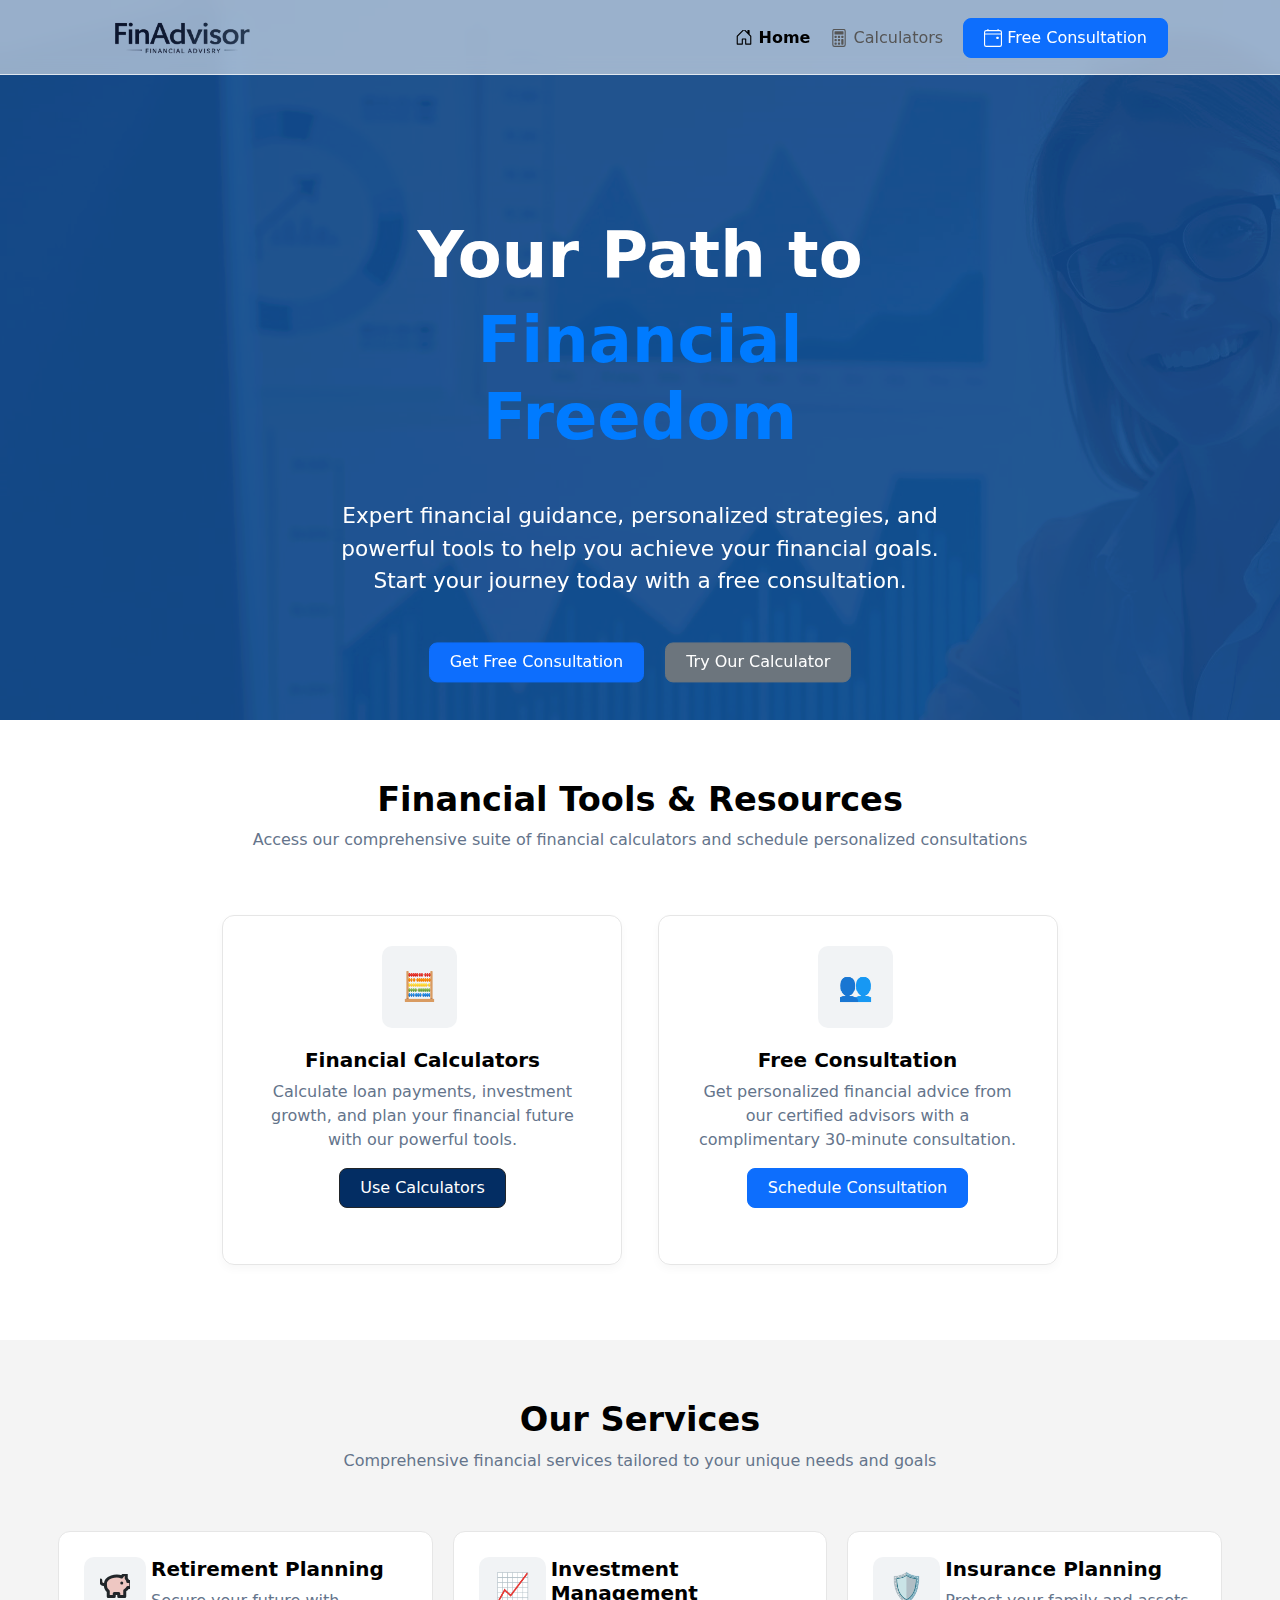
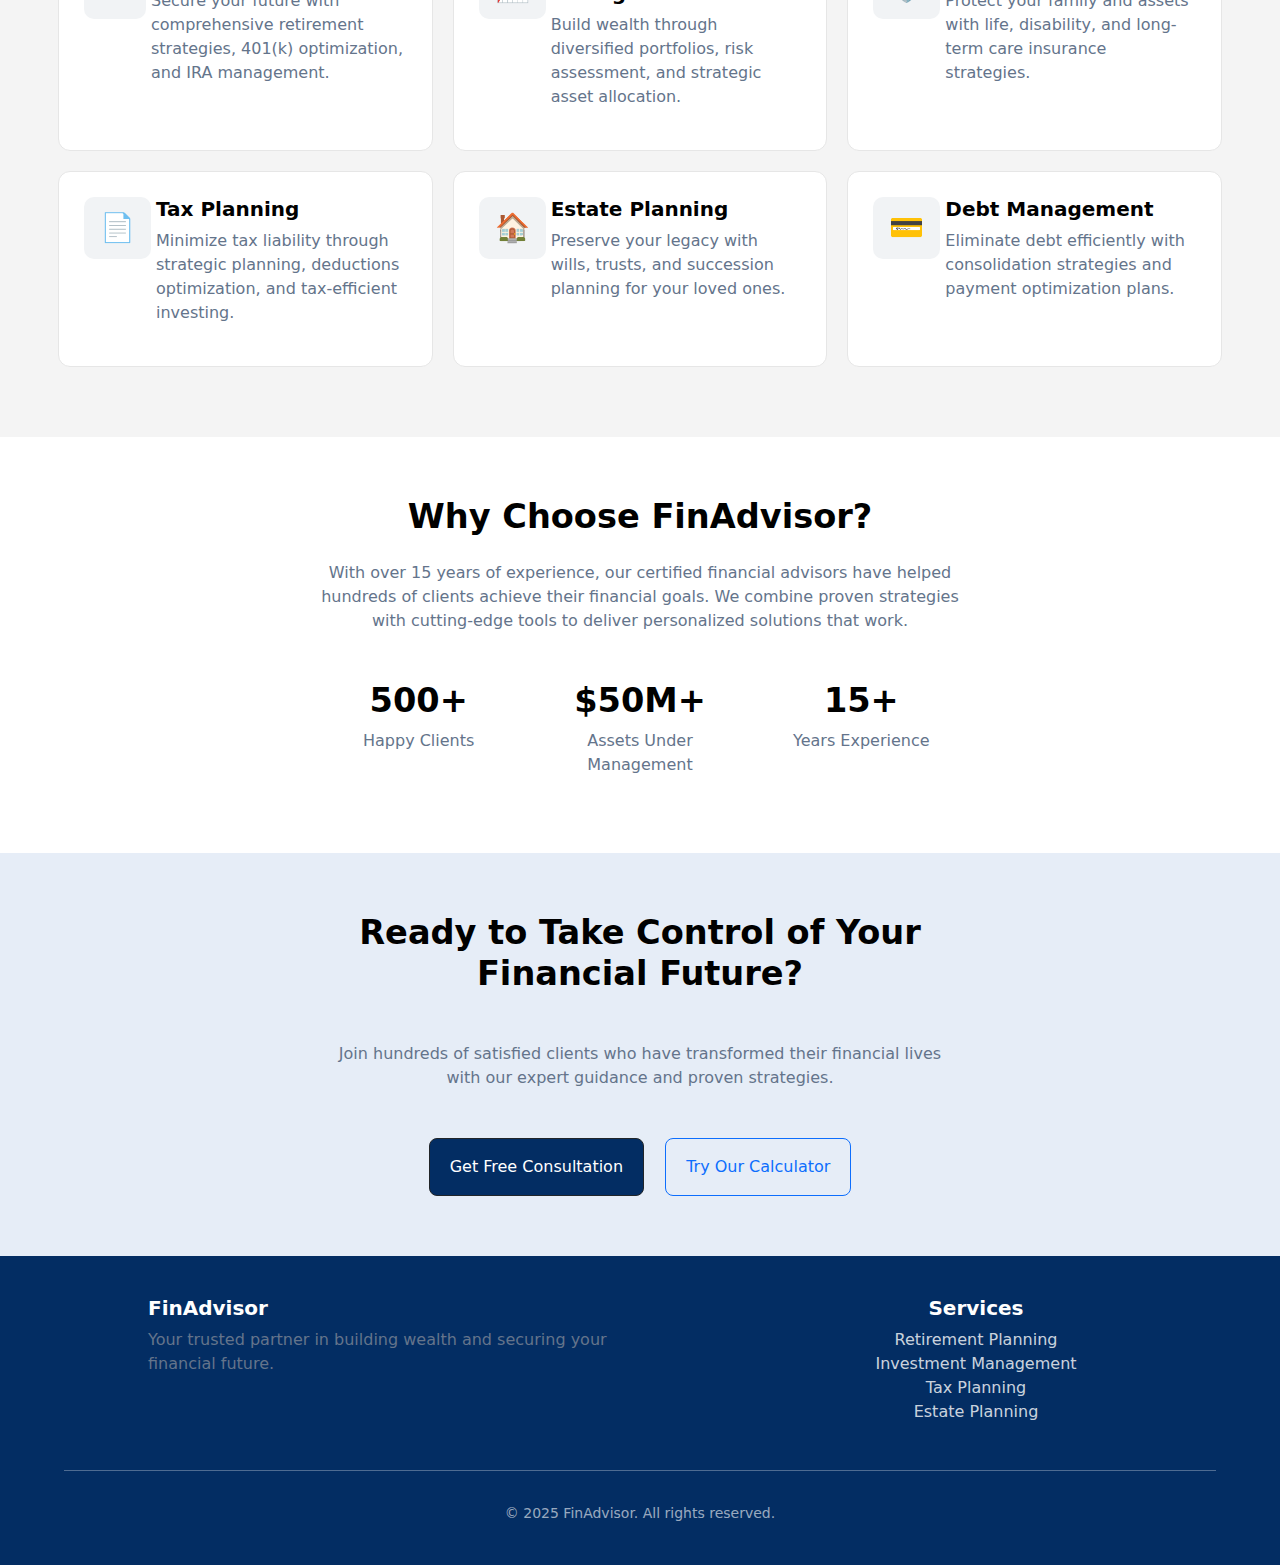
<file: index.html>
<!DOCTYPE html>
<html lang="en">
<head>
    <meta charset="UTF-8">
    <meta name="viewport" content="width=device-width, initial-scale=1.0">
    <title>Finance Advisor | Home</title>
    <link href="assets/css/bootstrap.min.css" rel="stylesheet" />
    <link href="assets/css/header_footer.css" rel="stylesheet" />
    <link href="assets/css/style.css" rel="stylesheet" />

</head>
<body>


<header class="navbar ">
  <div class="container">
    <a href="index.html">
      <img src="assets/images/logo.png" alt="logo" height="40" />
      <!-- <a href="/" class="brand">WealthWise Advisors</a> -->
    </a>

    <nav class="nav-links">
      <a href="index.html" class="nav-item active">
        <svg xmlns="http://www.w3.org/2000/svg" width="18" height="18" fill="currentColor" class="bi bi-house-door" viewBox="0 2 16 16">
          <path d="M8.354 1.146a.5.5 0 0 0-.708 0l-6 6A.5.5 0 0 0 1.5 7.5v7a.5.5 0 0 0 .5.5h4.5a.5.5 0 0 0 .5-.5v-4h2v4a.5.5 0 0 0 .5.5H14a.5.5 0 0 0 .5-.5v-7a.5.5 0 0 0-.146-.354L13 5.793V2.5a.5.5 0 0 0-.5-.5h-1a.5.5 0 0 0-.5.5v1.293zM2.5 14V7.707l5.5-5.5 5.5 5.5V14H10v-4a.5.5 0 0 0-.5-.5h-3a.5.5 0 0 0-.5.5v4z"/>
        </svg>
        Home</a>
      <a href="calculator.html" class="nav-item">
        <svg xmlns="http://www.w3.org/2000/svg" width="18" height="20" fill="currentColor" class="bi bi-calculator" viewBox="0 1 16 16">
          <path d="M12 1a1 1 0 0 1 1 1v12a1 1 0 0 1-1 1H4a1 1 0 0 1-1-1V2a1 1 0 0 1 1-1zM4 0a2 2 0 0 0-2 2v12a2 2 0 0 0 2 2h8a2 2 0 0 0 2-2V2a2 2 0 0 0-2-2z"/>
          <path d="M4 2.5a.5.5 0 0 1 .5-.5h7a.5.5 0 0 1 .5.5v2a.5.5 0 0 1-.5.5h-7a.5.5 0 0 1-.5-.5zm0 4a.5.5 0 0 1 .5-.5h1a.5.5 0 0 1 .5.5v1a.5.5 0 0 1-.5.5h-1a.5.5 0 0 1-.5-.5zm0 3a.5.5 0 0 1 .5-.5h1a.5.5 0 0 1 .5.5v1a.5.5 0 0 1-.5.5h-1a.5.5 0 0 1-.5-.5zm0 3a.5.5 0 0 1 .5-.5h1a.5.5 0 0 1 .5.5v1a.5.5 0 0 1-.5.5h-1a.5.5 0 0 1-.5-.5zm3-6a.5.5 0 0 1 .5-.5h1a.5.5 0 0 1 .5.5v1a.5.5 0 0 1-.5.5h-1a.5.5 0 0 1-.5-.5zm0 3a.5.5 0 0 1 .5-.5h1a.5.5 0 0 1 .5.5v1a.5.5 0 0 1-.5.5h-1a.5.5 0 0 1-.5-.5zm0 3a.5.5 0 0 1 .5-.5h1a.5.5 0 0 1 .5.5v1a.5.5 0 0 1-.5.5h-1a.5.5 0 0 1-.5-.5zm3-6a.5.5 0 0 1 .5-.5h1a.5.5 0 0 1 .5.5v1a.5.5 0 0 1-.5.5h-1a.5.5 0 0 1-.5-.5zm0 3a.5.5 0 0 1 .5-.5h1a.5.5 0 0 1 .5.5v4a.5.5 0 0 1-.5.5h-1a.5.5 0 0 1-.5-.5z"/>
        </svg>
        Calculators
      </a>
      <a href="consultation.html" class="consult-link">
        <button class="btn btn-primary">
          <svg xmlns="http://www.w3.org/2000/svg" width="18" height="20" fill="currentColor" class="bi bi-calendar4-event" viewBox="0 1 16 16">
            <path d="M3.5 0a.5.5 0 0 1 .5.5V1h8V.5a.5.5 0 0 1 1 0V1h1a2 2 0 0 1 2 2v11a2 2 0 0 1-2 2H2a2 2 0 0 1-2-2V3a2 2 0 0 1 2-2h1V.5a.5.5 0 0 1 .5-.5M2 2a1 1 0 0 0-1 1v1h14V3a1 1 0 0 0-1-1zm13 3H1v9a1 1 0 0 0 1 1h12a1 1 0 0 0 1-1z"/>
            <path d="M11 7.5a.5.5 0 0 1 .5-.5h1a.5.5 0 0 1 .5.5v1a.5.5 0 0 1-.5.5h-1a.5.5 0 0 1-.5-.5z"/>
          </svg>
          Free Consultation
        </button>
      </a>
    </nav>

    <div class="mobile-only">
      <a href="consultation.html">
        <button class="btn btn-primary">
          <svg xmlns="http://www.w3.org/2000/svg" width="18" height="20" fill="currentColor" class="bi bi-calendar4-event" viewBox="0 1 16 16">
            <path d="M3.5 0a.5.5 0 0 1 .5.5V1h8V.5a.5.5 0 0 1 1 0V1h1a2 2 0 0 1 2 2v11a2 2 0 0 1-2 2H2a2 2 0 0 1-2-2V3a2 2 0 0 1 2-2h1V.5a.5.5 0 0 1 .5-.5M2 2a1 1 0 0 0-1 1v1h14V3a1 1 0 0 0-1-1zm13 3H1v9a1 1 0 0 0 1 1h12a1 1 0 0 0 1-1z"/>
            <path d="M11 7.5a.5.5 0 0 1 .5-.5h1a.5.5 0 0 1 .5.5v1a.5.5 0 0 1-.5.5h-1a.5.5 0 0 1-.5-.5z"/>
          </svg>
          Book Now
        </button>
      </a>
    </div>
  </div>
</header>

<main>
  <div class="hero-img-section">
    <img src="assets/images/hero-image.png" alt="hero-image" />
    <div class="hero-content">
      <h1>Your Path to</h1>
      <h1 class="blue-text">Financial Freedom</h1>
      <p>Expert financial guidance, personalized strategies, and powerful tools to help you achieve your financial goals. Start your journey today with a free consultation.</p>
        <a href="consultation.html" class="btn btn-primary mx-2">Get Free Consultation</a>
        <a href="calculator.html" class="btn btn-secondary mx-2">Try Our Calculator</a>
    </div>
  </div>

  <div class="tools-section">
    <h1>Financial Tools & Resources</h1>
    <p class="mb-5">Access our comprehensive suite of financial calculators and schedule personalized consultations</p>

    <div class="tool-card">
      <div class="icon-box">
        <span>🧮</span>
      </div>
      <h3>Financial Calculators</h3>
      <p>
        Calculate loan payments, investment growth, and plan your financial future with our powerful tools.
      </p>
      <a href="calculator.html" class="btn btn-dark">Use Calculators</a>
    </div>

    <div class="tool-card">
      <div class="icon-box">
        <span>👥</span>
      </div>
      <h3>Free Consultation</h3>
      <p>
        Get personalized financial advice from our certified advisors with a complimentary 30-minute consultation.
      </p>
      <a href="consultation.html" class="btn btn-primary">Schedule Consultation</a>
    </div>
  </div>
  
  <div class="services-section">
    <h1>Our Services</h1>
    <p class="mb-5">
      Comprehensive financial services tailored to your unique needs and goals
    </p>

    <div class="row">
      <div class="service-card col">
        <div class="icon-box">
          <svg xmlns="http://www.w3.org/2000/svg" width="30" height="30" viewBox="10 5 3 20" fill="#eec7c2" stroke="currentColor" stroke-width="2" stroke-linecap="round" stroke-linejoin="round" class="lucide lucide-piggy-bank h-6 w-6 text-dark" data-lov-id="src/components/Services.tsx:64:22" data-lov-name="IconComponent" data-component-path="src/components/Services.tsx" data-component-line="64" data-component-file="Services.tsx" data-component-name="IconComponent" data-component-content="%7B%22className%22%3A%22h-6%20w-6%20text-primary%22%7D"><path d="M19 5c-1.5 0-2.8 1.4-3 2-3.5-1.5-11-.3-11 5 0 1.8 0 3 2 4.5V20h4v-2h3v2h4v-4c1-.5 1.7-1 2-2h2v-4h-2c0-1-.5-1.5-1-2V5z"></path><path d="M2 9v1c0 1.1.9 2 2 2h1"></path><path d="M16 11h.01"></path></svg>
          <!-- <path d="M19 5c-1.5 0-2.8 1.4-3 2-3.5-1.5-11-.3-11 5 0 1.8 0 3 2 4.5V20h4v-2h3v2h4v-4c1-.5 1.7-1 2-2h2v-4h-2c0-1-.5-1.5-1-2V5z"></path> -->
          <!-- <path d="M2 9v1c0 1.1.9 2 2 2h1"></path> -->
          <!-- <path d="M16 11h.01"></path> -->
        </div>
        <div>
          <h3>Retirement Planning</h3>
          <p>Secure your future with comprehensive retirement strategies, 401(k) optimization, and IRA management.</p>
        </div>
      </div>

      <div class="service-card col">
        <div class="icon-box">📈</div>
        <div>
          <h3>Investment Management</h3>
          <p>Build wealth through diversified portfolios, risk assessment, and strategic asset allocation.</p>
        </div>
      </div>

      <div class="service-card col">
        <div class="icon-box">🛡️</div>
        <div>
          <h3>Insurance Planning</h3>
          <p>Protect your family and assets with life, disability, and long-term care insurance strategies.</p>
        </div>
      </div>
    </div>

    <div class="row">
      <div class="service-card col">
        <div class="icon-box">📄</div>
        <div>
          <h3>Tax Planning</h3>
          <p>Minimize tax liability through strategic planning, deductions optimization, and tax-efficient investing.</p>
        </div>
      </div>

      <div class="service-card col">
        <div class="icon-box">🏠</div>
        <div>
          <h3>Estate Planning</h3>
          <p>Preserve your legacy with wills, trusts, and succession planning for your loved ones.</p>
        </div>
      </div>

      <div class="service-card col">
        <div class="icon-box">💳</div>
        <div>
          <h3>Debt Management</h3>
          <p>Eliminate debt efficiently with consolidation strategies and payment optimization plans.</p>
        </div>
      </div>
    </div>
  </div>

  <div class="about">
    <h1>Why Choose FinAdvisor?</h1>
    <p class="my-4">With over 15 years of experience, our certified financial advisors have helped hundreds of clients achieve their financial goals. We combine proven strategies with cutting-edge tools to deliver personalized solutions that work.</p>

    <div class="counts row mt-5">
      <div class="col">
        <h1>500+</h1>
        <p>Happy Clients</p>
      </div>
      <div class="col">
        <h1>$50M+</h1>
        <p>Assets Under Management</p>
      </div>
      <div class="col">
        <h1>15+</h1>
        <p>Years Experience</p>
      </div>
    </div>
  </div>
  
  <div class="connect">
    <h1>Ready to Take Control of Your Financial Future?</h1>
    <p class="my-5">Join hundreds of satisfied clients who have transformed their financial lives with our expert guidance and proven strategies.</p>
  
    <a href="consultation.html" class="btn btn-dark py-3 mx-2">Get Free Consultation</a>
    <a href="calculator.html" class="btn btn-outline-primary py-3 mx-2">Try Our Calculator</a>
    
  </div>

</main>

<footer>
    <div class="row text-center">
      <div class="col px-5 mx-5 text-start">
        <h5><strong>FinAdvisor</strong></h5>
        <p>
          Your trusted partner in building wealth and securing your financial future.
        </p>
      </div>

      <div class="col">
        <h5><strong>Services</strong></h5>
        <ul class="footer-list">
          <li>Retirement Planning</li>
          <li>Investment Management</li>
          <li>Tax Planning</li>
          <li>Estate Planning</li>
        </ul>
      </div>

      
    </div>

    <div class="footer-bottom">
      <small>© 2025 FinAdvisor. All rights reserved.</small>
    </div>
  
</footer>

<!-- <script>
  // function scrollToSection(id) {
  //   const section = document.getElementById(id);
  //   if (section) {
  //     section.scrollIntoView({ behavior: "smooth" });
  //   }
  // }

  // This simulates pathname logic (in static site use cases)
  const pathname = window.location.pathname;
  document.querySelectorAll(".nav-item").forEach(link => {
    if (link.getAttribute("href") === pathname) {
      link.classList.add("active");
    }
    if (pathname !== "/") {
      document.querySelectorAll(".only-home").forEach(btn => btn.style.display = "none");
    }
  });
</script> -->

</body>
</html>
</file>
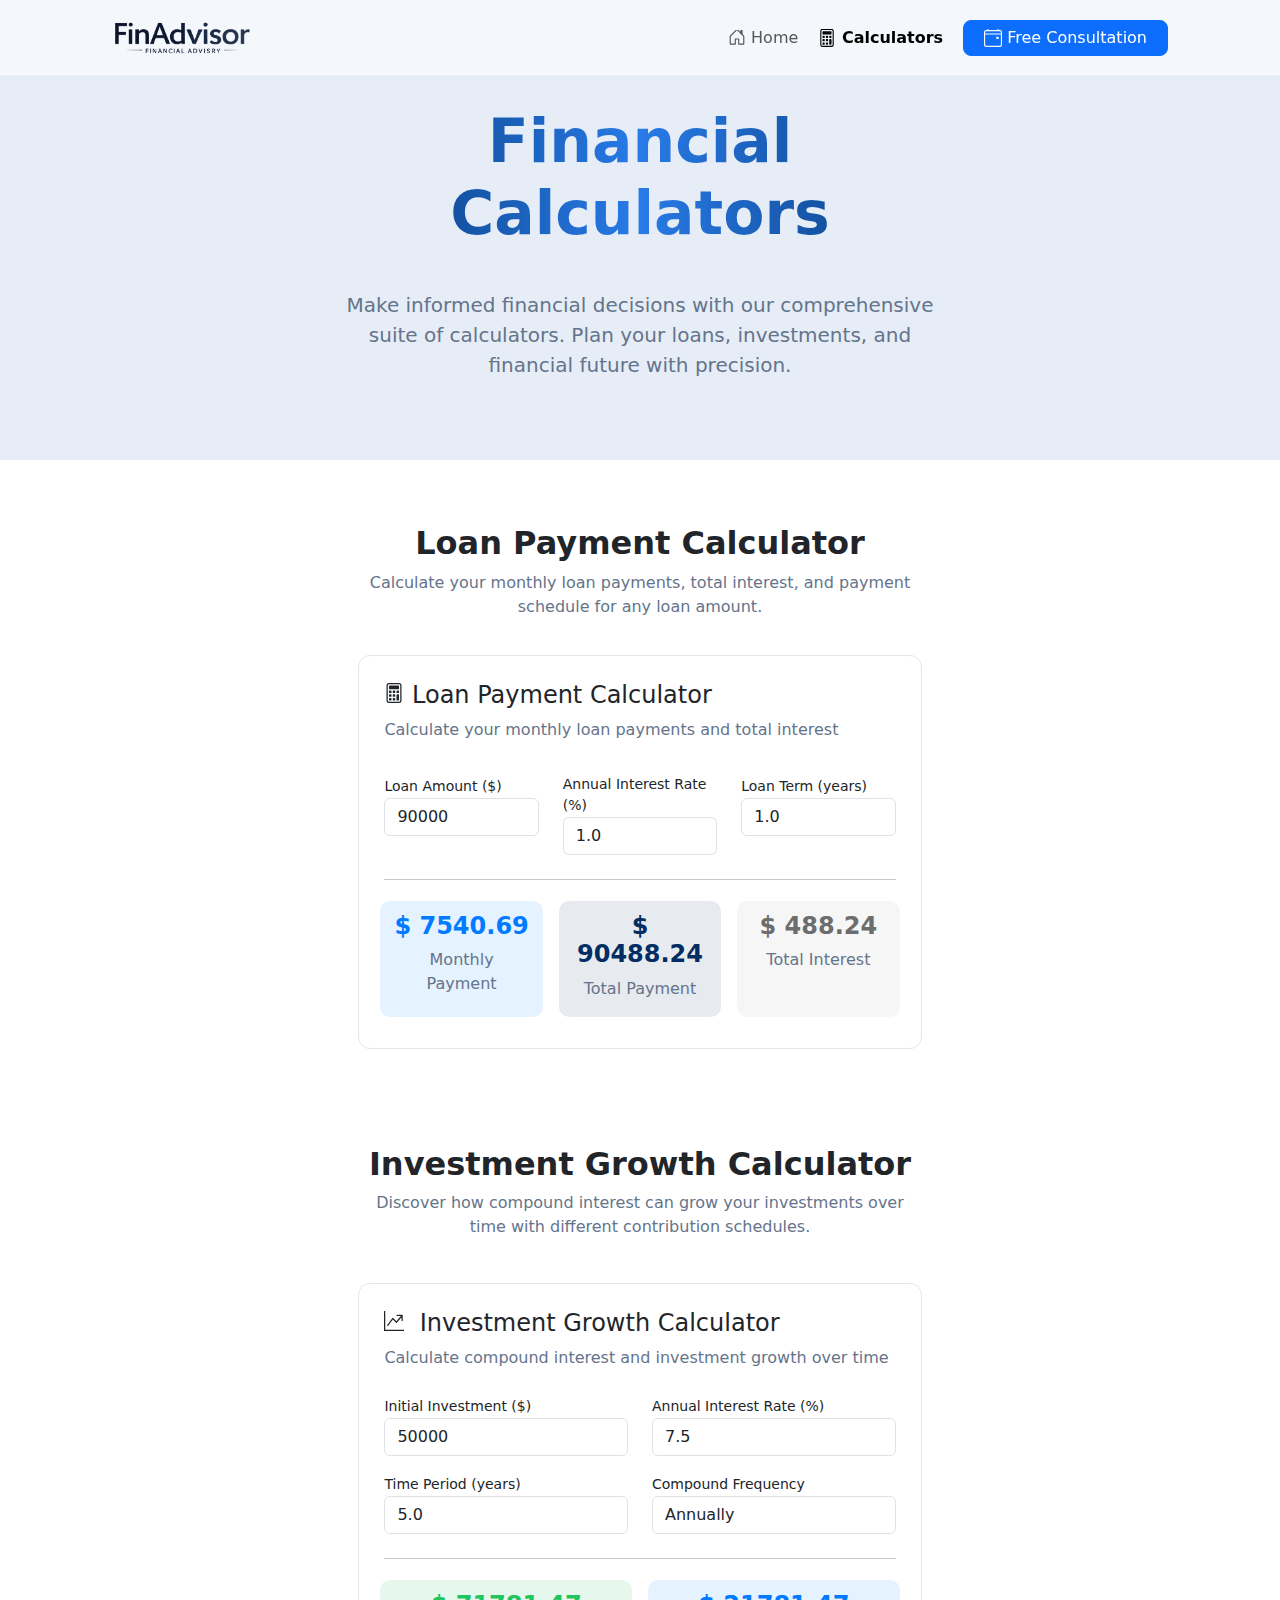
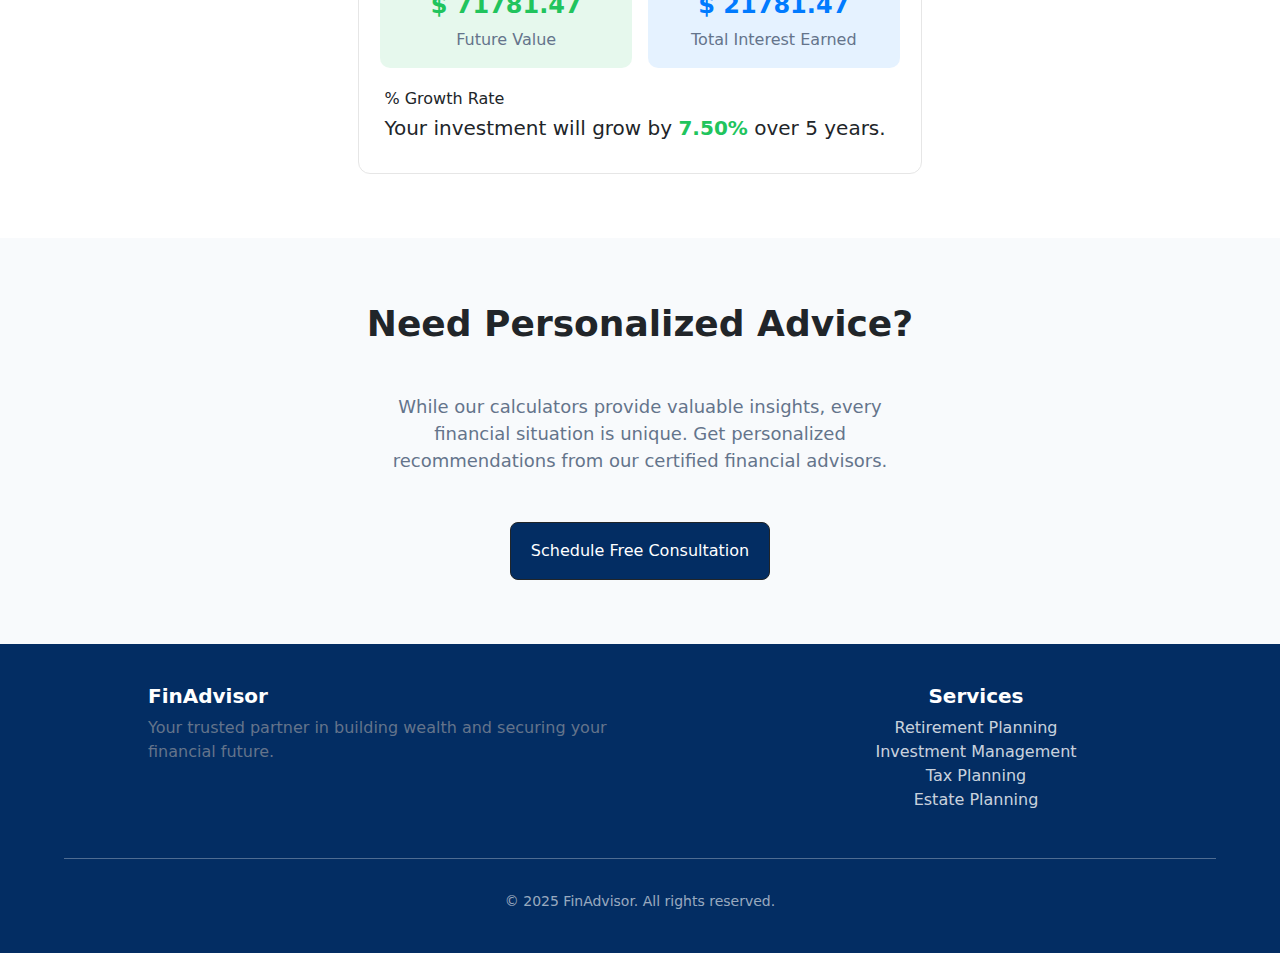
<file: calculator.html>
<!DOCTYPE html>
<html lang="en">
<head>
    <meta charset="UTF-8">
    <meta name="viewport" content="width=device-width, initial-scale=1.0">
    <title>FinAdvisor | Calculator</title>
    <link href="assets/css/bootstrap.min.css" rel="stylesheet" />
    <link href="assets/css/header_footer.css" rel="stylesheet" />
    <link href="assets/css/calculator.css" rel="stylesheet" />

</head>
<body onpageshow="calculateLoan(), calculateInterest()">
    
    <header class="navbar ">
        <div class="container">
            <a href="index.html">
            <img src="assets/images/logo.png" alt="logo" height="40" />
            <!-- <a href="/" class="brand">WealthWise Advisors</a> -->
            </a>

            <nav class="nav-links">
            <a href="index.html" class="nav-item">
                <svg xmlns="http://www.w3.org/2000/svg" width="18" height="18" fill="currentColor" class="bi bi-house-door" viewBox="0 2 16 16">
                <path d="M8.354 1.146a.5.5 0 0 0-.708 0l-6 6A.5.5 0 0 0 1.5 7.5v7a.5.5 0 0 0 .5.5h4.5a.5.5 0 0 0 .5-.5v-4h2v4a.5.5 0 0 0 .5.5H14a.5.5 0 0 0 .5-.5v-7a.5.5 0 0 0-.146-.354L13 5.793V2.5a.5.5 0 0 0-.5-.5h-1a.5.5 0 0 0-.5.5v1.293zM2.5 14V7.707l5.5-5.5 5.5 5.5V14H10v-4a.5.5 0 0 0-.5-.5h-3a.5.5 0 0 0-.5.5v4z"/>
                </svg>
                Home</a>
            <a href="calculator.html" class="nav-item active">
                <svg xmlns="http://www.w3.org/2000/svg" width="18" height="20" fill="currentColor" class="bi bi-calculator" viewBox="0 1 16 16">
                <path d="M12 1a1 1 0 0 1 1 1v12a1 1 0 0 1-1 1H4a1 1 0 0 1-1-1V2a1 1 0 0 1 1-1zM4 0a2 2 0 0 0-2 2v12a2 2 0 0 0 2 2h8a2 2 0 0 0 2-2V2a2 2 0 0 0-2-2z"/>
                <path d="M4 2.5a.5.5 0 0 1 .5-.5h7a.5.5 0 0 1 .5.5v2a.5.5 0 0 1-.5.5h-7a.5.5 0 0 1-.5-.5zm0 4a.5.5 0 0 1 .5-.5h1a.5.5 0 0 1 .5.5v1a.5.5 0 0 1-.5.5h-1a.5.5 0 0 1-.5-.5zm0 3a.5.5 0 0 1 .5-.5h1a.5.5 0 0 1 .5.5v1a.5.5 0 0 1-.5.5h-1a.5.5 0 0 1-.5-.5zm0 3a.5.5 0 0 1 .5-.5h1a.5.5 0 0 1 .5.5v1a.5.5 0 0 1-.5.5h-1a.5.5 0 0 1-.5-.5zm3-6a.5.5 0 0 1 .5-.5h1a.5.5 0 0 1 .5.5v1a.5.5 0 0 1-.5.5h-1a.5.5 0 0 1-.5-.5zm0 3a.5.5 0 0 1 .5-.5h1a.5.5 0 0 1 .5.5v1a.5.5 0 0 1-.5.5h-1a.5.5 0 0 1-.5-.5zm0 3a.5.5 0 0 1 .5-.5h1a.5.5 0 0 1 .5.5v1a.5.5 0 0 1-.5.5h-1a.5.5 0 0 1-.5-.5zm3-6a.5.5 0 0 1 .5-.5h1a.5.5 0 0 1 .5.5v1a.5.5 0 0 1-.5.5h-1a.5.5 0 0 1-.5-.5zm0 3a.5.5 0 0 1 .5-.5h1a.5.5 0 0 1 .5.5v4a.5.5 0 0 1-.5.5h-1a.5.5 0 0 1-.5-.5z"/>
                </svg>
                Calculators
            </a>
            <a href="consultation.html" class="consult-link">
                <button class="btn btn-primary">
                <svg xmlns="http://www.w3.org/2000/svg" width="18" height="20" fill="currentColor" class="bi bi-calendar4-event" viewBox="0 1 16 16">
                    <path d="M3.5 0a.5.5 0 0 1 .5.5V1h8V.5a.5.5 0 0 1 1 0V1h1a2 2 0 0 1 2 2v11a2 2 0 0 1-2 2H2a2 2 0 0 1-2-2V3a2 2 0 0 1 2-2h1V.5a.5.5 0 0 1 .5-.5M2 2a1 1 0 0 0-1 1v1h14V3a1 1 0 0 0-1-1zm13 3H1v9a1 1 0 0 0 1 1h12a1 1 0 0 0 1-1z"/>
                    <path d="M11 7.5a.5.5 0 0 1 .5-.5h1a.5.5 0 0 1 .5.5v1a.5.5 0 0 1-.5.5h-1a.5.5 0 0 1-.5-.5z"/>
                </svg>
                Free Consultation
                </button>
            </a>
            </nav>

            <div class="mobile-only">
            <a href="consultation.html">
                <button class="btn btn-primary">
<!--                 <svg xmlns="http://www.w3.org/2000/svg" width="18" height="20" fill="currentColor" class="bi bi-calendar4-event" viewBox="0 1 16 16">
                    <path d="M3.5 0a.5.5 0 0 1 .5.5V1h8V.5a.5.5 0 0 1 1 0V1h1a2 2 0 0 1 2 2v11a2 2 0 0 1-2 2H2a2 2 0 0 1-2-2V3a2 2 0 0 1 2-2h1V.5a.5.5 0 0 1 .5-.5M2 2a1 1 0 0 0-1 1v1h14V3a1 1 0 0 0-1-1zm13 3H1v9a1 1 0 0 0 1 1h12a1 1 0 0 0 1-1z"/>
                    <path d="M11 7.5a.5.5 0 0 1 .5-.5h1a.5.5 0 0 1 .5.5v1a.5.5 0 0 1-.5.5h-1a.5.5 0 0 1-.5-.5z"/>
                </svg> -->
                Book Now
                </button>
            </a>
            </div>
        </div>
    </header>

    <main>
        <div class="calc-hero-section">
            <h1>Financial Calculators</h1>
            <p>Make informed financial decisions with our comprehensive suite of calculators. Plan your loans, investments, and financial future with precision.</p>
        </div>

        <div class="calc">
            <h1>Loan Payment Calculator</h1>
            <p>Calculate your monthly loan payments, total interest, and payment schedule for any loan amount.</p>
            
            <div class="box mb-5">
                <h2>
                    <svg xmlns="http://www.w3.org/2000/svg" width="20" height="25" fill="currentColor" class="bi bi-calculator" viewBox="0 2 16 16">
                    <path d="M12 1a1 1 0 0 1 1 1v12a1 1 0 0 1-1 1H4a1 1 0 0 1-1-1V2a1 1 0 0 1 1-1zM4 0a2 2 0 0 0-2 2v12a2 2 0 0 0 2 2h8a2 2 0 0 0 2-2V2a2 2 0 0 0-2-2z"/>
                    <path d="M4 2.5a.5.5 0 0 1 .5-.5h7a.5.5 0 0 1 .5.5v2a.5.5 0 0 1-.5.5h-7a.5.5 0 0 1-.5-.5zm0 4a.5.5 0 0 1 .5-.5h1a.5.5 0 0 1 .5.5v1a.5.5 0 0 1-.5.5h-1a.5.5 0 0 1-.5-.5zm0 3a.5.5 0 0 1 .5-.5h1a.5.5 0 0 1 .5.5v1a.5.5 0 0 1-.5.5h-1a.5.5 0 0 1-.5-.5zm0 3a.5.5 0 0 1 .5-.5h1a.5.5 0 0 1 .5.5v1a.5.5 0 0 1-.5.5h-1a.5.5 0 0 1-.5-.5zm3-6a.5.5 0 0 1 .5-.5h1a.5.5 0 0 1 .5.5v1a.5.5 0 0 1-.5.5h-1a.5.5 0 0 1-.5-.5zm0 3a.5.5 0 0 1 .5-.5h1a.5.5 0 0 1 .5.5v1a.5.5 0 0 1-.5.5h-1a.5.5 0 0 1-.5-.5zm0 3a.5.5 0 0 1 .5-.5h1a.5.5 0 0 1 .5.5v1a.5.5 0 0 1-.5.5h-1a.5.5 0 0 1-.5-.5zm3-6a.5.5 0 0 1 .5-.5h1a.5.5 0 0 1 .5.5v1a.5.5 0 0 1-.5.5h-1a.5.5 0 0 1-.5-.5zm0 3a.5.5 0 0 1 .5-.5h1a.5.5 0 0 1 .5.5v4a.5.5 0 0 1-.5.5h-1a.5.5 0 0 1-.5-.5z"/>
                    </svg>
                    Loan Payment Calculator
                </h2>
                <p class="pb-2">Calculate your monthly loan payments and total interest</p>
                
                <div class="row py-2">
                    <div class="col"><label>Loan Amount ($)</label>
                        <input
                            class="form-control"
                            id="loanAmount"
                            type="number"
                            value="90000"
                            oninput="calculateLoan()"
                            placeholder="000"
                        />
                    </div>
                    <div class="col"><label>Annual Interest Rate (%)</label>
                        <input 
                            class="form-control"
                            id="interestRate"
                            type="number"
                            step="0.1"
                            value="1.0"
                            oninput="calculateLoan()"
                            placeholder="0.0"
                        />
                    </div>
                    <div class="col"><label>Loan Term (years)</label>
                        <input 
                            class="form-control" 
                            id="loanTerm"
                            type="number"
                            step="0.1"
                            value="1.0"
                            oninput="calculateLoan()"
                            placeholder="0.0"
                        />
                    </div>
                </div>

                <hr>

                <div class="row">
                    <div class="blue-box col">
                        <h3 id="monthlyPayment" class="fs-4 fw-bold"></h3>
                        <p>Monthly Payment</p>
                    </div>
                    <div class="black-box col">
                        <h3 id="totalPayment" class="fs-4 fw-bold"></h3>
                        <p>Total Payment</p>
                    </div>
                    <div class="gray-box col">
                        <h3 id="totalInterest" class="fs-4 fw-bold"></h3>
                        <p>Total Interest</p>
                    </div>
                </div>

            </div>



            <h1 class="mt-5">Investment Growth Calculator</h1>
            <p class="pb-2">Discover how compound interest can grow your investments over time with different contribution schedules.</p>
            <div class="box">
                <h2>
                    <svg xmlns="http://www.w3.org/2000/svg" width="20" height="25" fill="currentColor" class="bi bi-graph-up-arrow" viewBox="0 2 16 16">
                        <path fill-rule="evenodd" d="M0 0h1v15h15v1H0zm10 3.5a.5.5 0 0 1 .5-.5h4a.5.5 0 0 1 .5.5v4a.5.5 0 0 1-1 0V4.9l-3.613 4.417a.5.5 0 0 1-.74.037L7.06 6.767l-3.656 5.027a.5.5 0 0 1-.808-.588l4-5.5a.5.5 0 0 1 .758-.06l2.609 2.61L13.445 4H10.5a.5.5 0 0 1-.5-.5"/>
                    </svg>
                    &nbsp;Investment Growth Calculator
                </h2>
                <p>Calculate compound interest and investment growth over time</p>
                
                <div class="row py-2">
                    <div class="col"><label>Initial Investment ($)</label>
                        <input
                            class="form-control"
                            id="investmentAmount"
                            type="number"
                            value="50000"
                            oninput="calculateInterest()"
                            placeholder="e.g. 50000"
                        />
                    </div>
                    <div class="col"><label>Annual Interest Rate (%)</label>
                        <input 
                            class="form-control"
                            id="rate"
                            type="number"
                            step="0.1"
                            value="7.5"
                            oninput="calculateInterest()"
                            placeholder="e.g. 7.5"
                        />
                    </div>
                </div>
                <div class="row py-2">
                    <div class="col"><label>Time Period (years)</label>
                        <input 
                            class="form-control" 
                            id="timePeriod"
                            type="number"
                            step="0.1"
                            value="5.0"
                            oninput="calculateInterest()"
                            placeholder="e.g. 5.0"
                        />
                    </div>
                    <div class="col"><label>Compound Frequency</label>
                        <select class="form-control" id="frequency" onchange="calculateInterest()">
                            <option value="1">Annually</option>
                            <option value="4">Quarterly</option>
                            <option value="12">Monthly</option>
                            <option value="365">Daily</option>
                        </select>
                    </div>
                </div>

                <hr>

                <div class="row">
                    <div class="green-box col">
                        <h3 id="futureValue" class="fs-4 fw-bold"></h3>
                        <p>Future Value</p>
                    </div>
                    <div class="blue-box col">
                        <h3 id="interestEarned" class="fs-4 fw-bold"></h3>
                        <p>Total Interest Earned</p>
                    </div>
                    <div class="mt-3">
                        <h6>% Growth Rate</h6>
                        <h5 id="growthRate"></h5>
                    </div>
                </div>

            </div>

        </div>

        <div class="connect">
            <h1>Need Personalized Advice?</h1>
            <p class="my-5">While our calculators provide valuable insights, every financial situation is unique. Get personalized recommendations from our certified financial advisors.</p>
            <a href="consultation.html" class="btn btn-dark py-3 mx-2">Schedule Free Consultation</a>
        </div>


    </main>

    <footer>
        <div class="row text-center">
            <div class="col px-5 mx-5 text-start">
                <h5><strong>FinAdvisor</strong></h5>
                <p>
                Your trusted partner in building wealth and securing your financial future.
                </p>
            </div>

            <div class="col">
                <h5><strong>Services</strong></h5>
                <ul class="footer-list">
                <li>Retirement Planning</li>
                <li>Investment Management</li>
                <li>Tax Planning</li>
                <li>Estate Planning</li>
                </ul>
            </div>

            
        </div>

        <div class="footer-bottom">
            <small>© 2025 FinAdvisor. All rights reserved.</small>
        </div>
        
    </footer>


    <script>
        function calculateLoan() {
            // alert("Go Ahead!!");
            const principal = parseFloat(document.getElementById("loanAmount").value); 
            const rate = parseFloat(document.getElementById("interestRate").value) / (12 * 100); 
            const term = parseFloat(document.getElementById("loanTerm").value) * 12; 
            const monthlyPayment = document.getElementById("monthlyPayment"); 
            const totalPayment = document.getElementById("totalPayment"); 
            const totalInterest = document.getElementById("totalInterest"); 
            
            if (!isNaN(principal) && !isNaN(rate) && !isNaN(term) && principal > 0 && rate > 0 && term > 0) {
                // alert("Amount:"+ principal+ "/nRate:"+ rate+ "/nTerm:"+ term);
                
                const x = Math.pow(1 + rate, term);
                const monthly = (principal * rate * x) / (x - 1);
                const total = monthly * term;
                const interest = total - principal;

                monthlyPayment.textContent = "$ " + monthly.toFixed(2);
                totalPayment.textContent = "$ " + total.toFixed(2);
                totalInterest.textContent = "$ " + interest.toFixed(2);

            } else {

                monthlyPayment.textContent = "$ 0";
                totalPayment.textContent = "$ 0";
                totalInterest.textContent = "$ 0";
                    
                
            }

        }
    </script>

    <script>
        function calculateInterest() {
            // alert("Go Ahead!!");
            const principal = parseFloat(document.getElementById("investmentAmount").value);
            const rate = parseFloat(document.getElementById("rate").value) / 100;
            const time = parseFloat(document.getElementById("timePeriod").value);
            const frequency = parseInt(document.getElementById("frequency").value);

            if (!isNaN(principal) && !isNaN(rate) && !isNaN(time) && !isNaN(frequency) && principal > 0 && rate > 0 && time > 0) {

                // const r = rate / 100;
                const compoundFactor = Math.pow(1 + rate / frequency, frequency * time);
                const futureValue = principal * compoundFactor;
                const interestEarned = futureValue - principal;
                const growthRate = (Math.pow(futureValue / principal, 1 / time) - 1) * 100;

                document.getElementById("futureValue").textContent = "$ " + futureValue.toFixed(2);
                document.getElementById("interestEarned").textContent = "$ " + interestEarned.toFixed(2);
                document.getElementById("growthRate").innerHTML = `Your investment will grow by <strong>${growthRate.toFixed(2)}%</strong> over ${time} years.`;
            } else {
                document.getElementById("futureValue").textContent = "$ 0";
                document.getElementById("interestEarned").textContent = "$ 0";
                document.getElementById("growthRate").innerHTML = `Your investment will grow by <strong>0.0%</strong> over 0 years.`;
            }
        }
    </script>

    
    <script src="assets/js/bootstrap.bundle.min.js"></script>

</body>
</html>
</file>
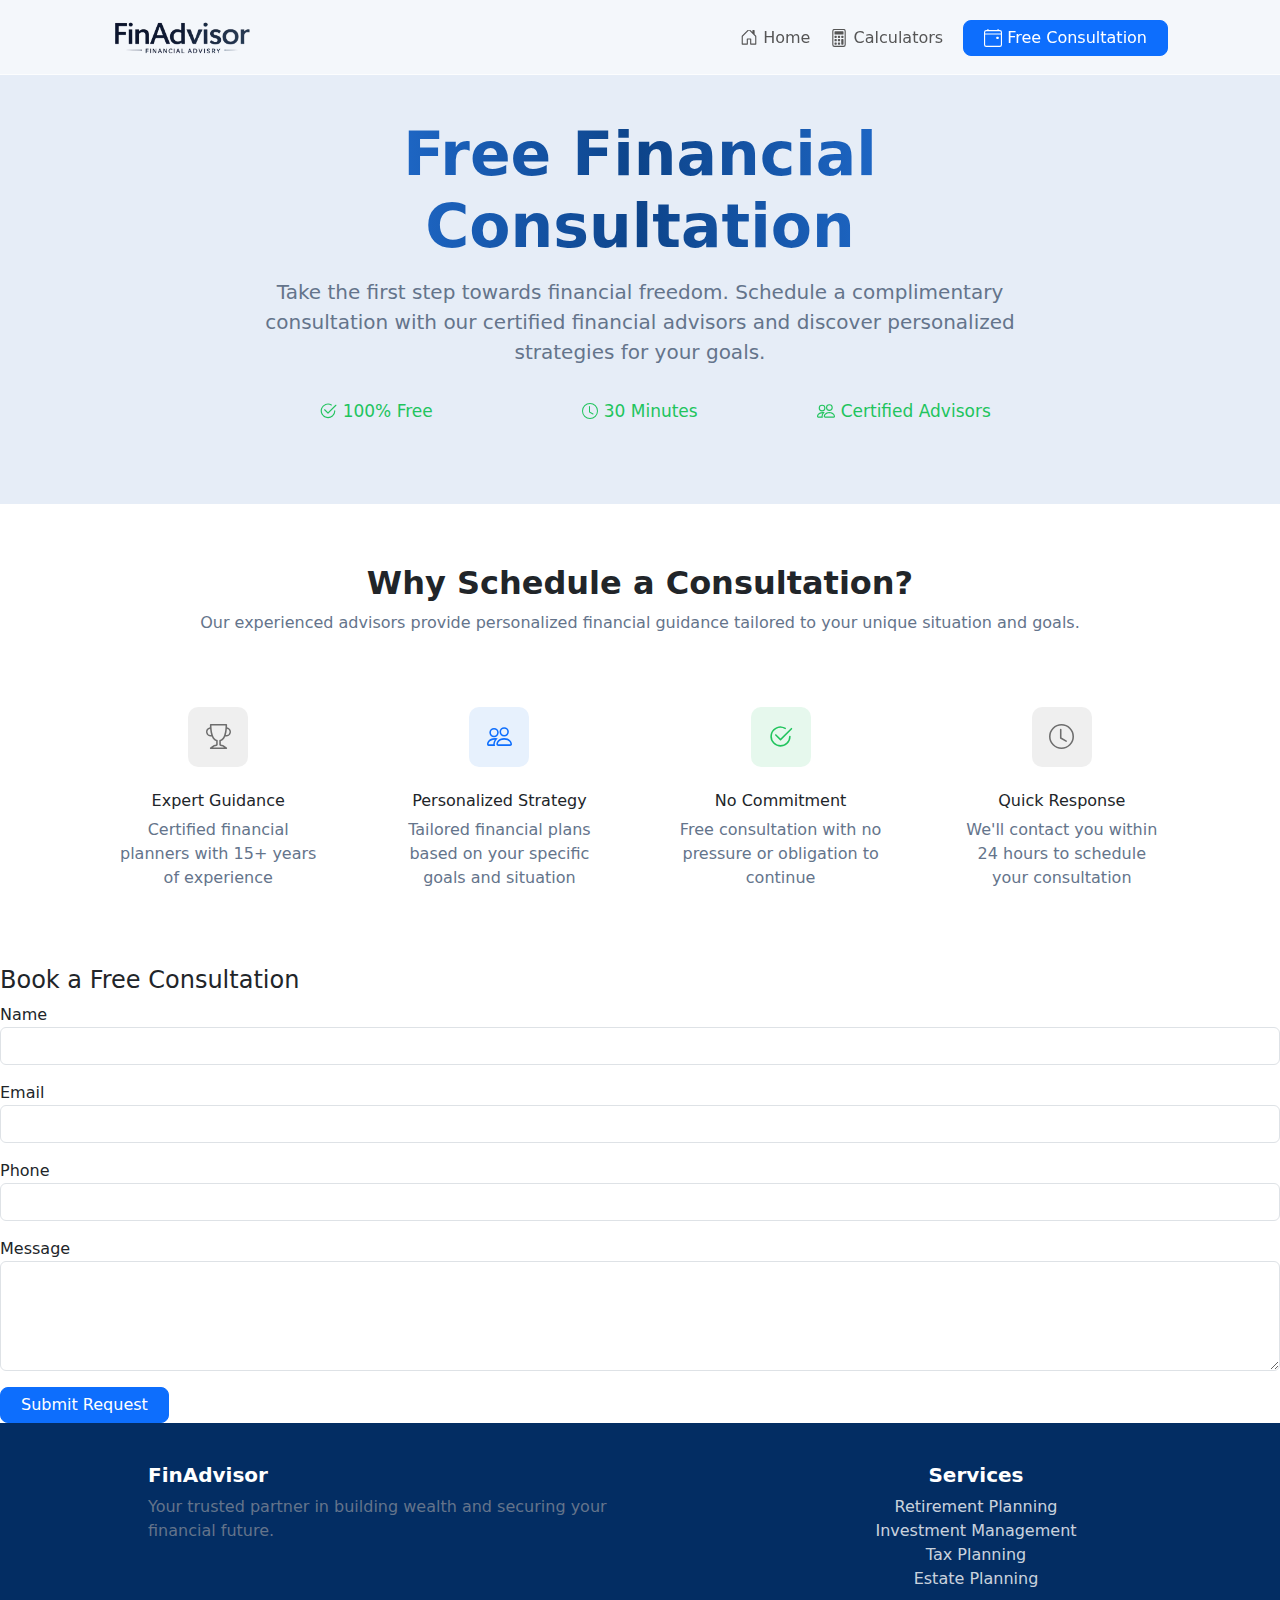
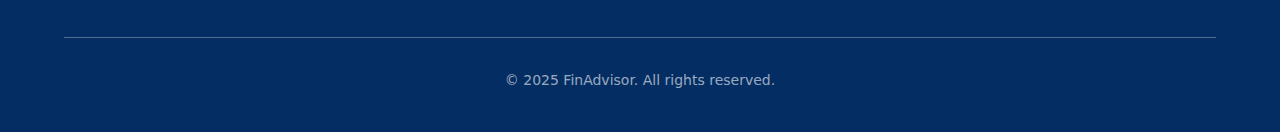
<file: consultation.html>
<!DOCTYPE html>
<html lang="en">
<head>
    <meta charset="UTF-8">
    <meta name="viewport" content="width=device-width, initial-scale=1.0">
    <title>FinAdvisor | Consultation</title>
    <link href="assets/css/bootstrap.min.css" rel="stylesheet" />
    <link href="assets/css/header_footer.css" rel="stylesheet" />
    <link href="assets/css/consulation.css" rel="stylesheet" />

</head>
<body>

    <header class="navbar ">
        <div class="container">
            <a href="index.html">
            <img src="assets/images/logo.png" alt="logo" height="40" />
            <!-- <a href="/" class="brand">WealthWise Advisors</a> -->
            </a>

            <nav class="nav-links">
            <a href="index.html" class="nav-item">
                <svg xmlns="http://www.w3.org/2000/svg" width="18" height="18" fill="currentColor" class="bi bi-house-door" viewBox="0 2 16 16">
                <path d="M8.354 1.146a.5.5 0 0 0-.708 0l-6 6A.5.5 0 0 0 1.5 7.5v7a.5.5 0 0 0 .5.5h4.5a.5.5 0 0 0 .5-.5v-4h2v4a.5.5 0 0 0 .5.5H14a.5.5 0 0 0 .5-.5v-7a.5.5 0 0 0-.146-.354L13 5.793V2.5a.5.5 0 0 0-.5-.5h-1a.5.5 0 0 0-.5.5v1.293zM2.5 14V7.707l5.5-5.5 5.5 5.5V14H10v-4a.5.5 0 0 0-.5-.5h-3a.5.5 0 0 0-.5.5v4z"/>
                </svg>
                Home</a>
            <a href="calculator.html" class="nav-item">
                <svg xmlns="http://www.w3.org/2000/svg" width="18" height="20" fill="currentColor" class="bi bi-calculator" viewBox="0 1 16 16">
                <path d="M12 1a1 1 0 0 1 1 1v12a1 1 0 0 1-1 1H4a1 1 0 0 1-1-1V2a1 1 0 0 1 1-1zM4 0a2 2 0 0 0-2 2v12a2 2 0 0 0 2 2h8a2 2 0 0 0 2-2V2a2 2 0 0 0-2-2z"/>
                <path d="M4 2.5a.5.5 0 0 1 .5-.5h7a.5.5 0 0 1 .5.5v2a.5.5 0 0 1-.5.5h-7a.5.5 0 0 1-.5-.5zm0 4a.5.5 0 0 1 .5-.5h1a.5.5 0 0 1 .5.5v1a.5.5 0 0 1-.5.5h-1a.5.5 0 0 1-.5-.5zm0 3a.5.5 0 0 1 .5-.5h1a.5.5 0 0 1 .5.5v1a.5.5 0 0 1-.5.5h-1a.5.5 0 0 1-.5-.5zm0 3a.5.5 0 0 1 .5-.5h1a.5.5 0 0 1 .5.5v1a.5.5 0 0 1-.5.5h-1a.5.5 0 0 1-.5-.5zm3-6a.5.5 0 0 1 .5-.5h1a.5.5 0 0 1 .5.5v1a.5.5 0 0 1-.5.5h-1a.5.5 0 0 1-.5-.5zm0 3a.5.5 0 0 1 .5-.5h1a.5.5 0 0 1 .5.5v1a.5.5 0 0 1-.5.5h-1a.5.5 0 0 1-.5-.5zm0 3a.5.5 0 0 1 .5-.5h1a.5.5 0 0 1 .5.5v1a.5.5 0 0 1-.5.5h-1a.5.5 0 0 1-.5-.5zm3-6a.5.5 0 0 1 .5-.5h1a.5.5 0 0 1 .5.5v1a.5.5 0 0 1-.5.5h-1a.5.5 0 0 1-.5-.5zm0 3a.5.5 0 0 1 .5-.5h1a.5.5 0 0 1 .5.5v4a.5.5 0 0 1-.5.5h-1a.5.5 0 0 1-.5-.5z"/>
                </svg>
                Calculators
            </a>
            <a href="consultation.html" class="consult-link">
                <button class="btn btn-primary">
                <svg xmlns="http://www.w3.org/2000/svg" width="18" height="20" fill="currentColor" class="bi bi-calendar4-event" viewBox="0 1 16 16">
                    <path d="M3.5 0a.5.5 0 0 1 .5.5V1h8V.5a.5.5 0 0 1 1 0V1h1a2 2 0 0 1 2 2v11a2 2 0 0 1-2 2H2a2 2 0 0 1-2-2V3a2 2 0 0 1 2-2h1V.5a.5.5 0 0 1 .5-.5M2 2a1 1 0 0 0-1 1v1h14V3a1 1 0 0 0-1-1zm13 3H1v9a1 1 0 0 0 1 1h12a1 1 0 0 0 1-1z"/>
                    <path d="M11 7.5a.5.5 0 0 1 .5-.5h1a.5.5 0 0 1 .5.5v1a.5.5 0 0 1-.5.5h-1a.5.5 0 0 1-.5-.5z"/>
                </svg>
                Free Consultation
                </button>
            </a>
            </nav>

            <div class="mobile-only">
            <a href="consultation.html">
                <button class="btn btn-primary">
                <!-- <svg xmlns="http://www.w3.org/2000/svg" width="18" height="20" fill="currentColor" class="bi bi-calendar4-event" viewBox="0 1 16 16">
                    <path d="M3.5 0a.5.5 0 0 1 .5.5V1h8V.5a.5.5 0 0 1 1 0V1h1a2 2 0 0 1 2 2v11a2 2 0 0 1-2 2H2a2 2 0 0 1-2-2V3a2 2 0 0 1 2-2h1V.5a.5.5 0 0 1 .5-.5M2 2a1 1 0 0 0-1 1v1h14V3a1 1 0 0 0-1-1zm13 3H1v9a1 1 0 0 0 1 1h12a1 1 0 0 0 1-1z"/>
                    <path d="M11 7.5a.5.5 0 0 1 .5-.5h1a.5.5 0 0 1 .5.5v1a.5.5 0 0 1-.5.5h-1a.5.5 0 0 1-.5-.5z"/>
                </svg> -->
                Book Now
                </button>
            </a>
            </div>
        </div>
    </header>

    <main>
        
        <div class="consult-hero-section">
            <h1>Free Financial Consultation</h1>
            <p>Take the first step towards financial freedom. Schedule a complimentary consultation with our certified financial advisors and discover personalized strategies for your goals.</p>
            <div class="row">
                <p class="green-text col">
                    <svg xmlns="http://www.w3.org/2000/svg" width="18" height="18" fill="currentColor" class="bi bi-check2-circle" viewBox="0 1 16 16">
                        <path d="M2.5 8a5.5 5.5 0 0 1 8.25-4.764.5.5 0 0 0 .5-.866A6.5 6.5 0 1 0 14.5 8a.5.5 0 0 0-1 0 5.5 5.5 0 1 1-11 0"/>
                        <path d="M15.354 3.354a.5.5 0 0 0-.708-.708L8 9.293 5.354 6.646a.5.5 0 1 0-.708.708l3 3a.5.5 0 0 0 .708 0z"/>
                    </svg>
                    100% Free
                </p>
                <p class="green-text col">
                    <svg xmlns="http://www.w3.org/2000/svg" width="16" height="18" fill="currentColor" class="bi bi-clock" viewBox="0 1 16 16">
                        <path d="M8 3.5a.5.5 0 0 0-1 0V9a.5.5 0 0 0 .252.434l3.5 2a.5.5 0 0 0 .496-.868L8 8.71z"/>
                        <path d="M8 16A8 8 0 1 0 8 0a8 8 0 0 0 0 16m7-8A7 7 0 1 1 1 8a7 7 0 0 1 14 0"/>
                    </svg>
                    30 Minutes
                </p>
                <p class="green-text col">
                    <svg xmlns="http://www.w3.org/2000/svg" width="18" height="18" fill="currentColor" class="bi bi-people" viewBox="0 1 16 16">
                        <path d="M15 14s1 0 1-1-1-4-5-4-5 3-5 4 1 1 1 1zm-7.978-1L7 12.996c.001-.264.167-1.03.76-1.72C8.312 10.629 9.282 10 11 10c1.717 0 2.687.63 3.24 1.276.593.69.758 1.457.76 1.72l-.008.002-.014.002zM11 7a2 2 0 1 0 0-4 2 2 0 0 0 0 4m3-2a3 3 0 1 1-6 0 3 3 0 0 1 6 0M6.936 9.28a6 6 0 0 0-1.23-.247A7 7 0 0 0 5 9c-4 0-5 3-5 4q0 1 1 1h4.216A2.24 2.24 0 0 1 5 13c0-1.01.377-2.042 1.09-2.904.243-.294.526-.569.846-.816M4.92 10A5.5 5.5 0 0 0 4 13H1c0-.26.164-1.03.76-1.724.545-.636 1.492-1.256 3.16-1.275ZM1.5 5.5a3 3 0 1 1 6 0 3 3 0 0 1-6 0m3-2a2 2 0 1 0 0 4 2 2 0 0 0 0-4"/>
                    </svg>
                    Certified Advisors
                </p>
            </div>
        </div>

        <div class="schedule-section">
            <h1>Why Schedule a Consultation?</h1>
            <p class="mb-5">Our experienced advisors provide personalized financial guidance tailored to your unique situation and goals.</p>
                
            <div class="row">
                <div class="col mx-4">
                    <div class="gray-icon-box mx-auto my-4">
                        <svg xmlns="http://www.w3.org/2000/svg" width="16" height="16" fill="currentColor" class="bi bi-trophy" viewBox="0 0 16 16">
                            <path d="M2.5.5A.5.5 0 0 1 3 0h10a.5.5 0 0 1 .5.5q0 .807-.034 1.536a3 3 0 1 1-1.133 5.89c-.79 1.865-1.878 2.777-2.833 3.011v2.173l1.425.356c.194.048.377.135.537.255L13.3 15.1a.5.5 0 0 1-.3.9H3a.5.5 0 0 1-.3-.9l1.838-1.379c.16-.12.343-.207.537-.255L6.5 13.11v-2.173c-.955-.234-2.043-1.146-2.833-3.012a3 3 0 1 1-1.132-5.89A33 33 0 0 1 2.5.5m.099 2.54a2 2 0 0 0 .72 3.935c-.333-1.05-.588-2.346-.72-3.935m10.083 3.935a2 2 0 0 0 .72-3.935c-.133 1.59-.388 2.885-.72 3.935M3.504 1q.01.775.056 1.469c.13 2.028.457 3.546.87 4.667C5.294 9.48 6.484 10 7 10a.5.5 0 0 1 .5.5v2.61a1 1 0 0 1-.757.97l-1.426.356a.5.5 0 0 0-.179.085L4.5 15h7l-.638-.479a.5.5 0 0 0-.18-.085l-1.425-.356a1 1 0 0 1-.757-.97V10.5A.5.5 0 0 1 9 10c.516 0 1.706-.52 2.57-2.864.413-1.12.74-2.64.87-4.667q.045-.694.056-1.469z"/>
                        </svg>
                    </div>
                    <h6>Expert Guidance</h6>
                    <p>Certified financial planners with 15+ years of experience</p>
                </div>
                <div class="col mx-4">
                    <div class="blue-icon-box mx-auto my-4">
                        <svg xmlns="http://www.w3.org/2000/svg" width="16" height="16" fill="currentColor" class="bi bi-people" viewBox="0 0 16 16">
                        <path d="M15 14s1 0 1-1-1-4-5-4-5 3-5 4 1 1 1 1zm-7.978-1L7 12.996c.001-.264.167-1.03.76-1.72C8.312 10.629 9.282 10 11 10c1.717 0 2.687.63 3.24 1.276.593.69.758 1.457.76 1.72l-.008.002-.014.002zM11 7a2 2 0 1 0 0-4 2 2 0 0 0 0 4m3-2a3 3 0 1 1-6 0 3 3 0 0 1 6 0M6.936 9.28a6 6 0 0 0-1.23-.247A7 7 0 0 0 5 9c-4 0-5 3-5 4q0 1 1 1h4.216A2.24 2.24 0 0 1 5 13c0-1.01.377-2.042 1.09-2.904.243-.294.526-.569.846-.816M4.92 10A5.5 5.5 0 0 0 4 13H1c0-.26.164-1.03.76-1.724.545-.636 1.492-1.256 3.16-1.275ZM1.5 5.5a3 3 0 1 1 6 0 3 3 0 0 1-6 0m3-2a2 2 0 1 0 0 4 2 2 0 0 0 0-4"/>
                    </svg>
                    </div>
                    <h6>Personalized Strategy</h6>
                    <p>Tailored financial plans based on your specific goals and situation</p>
                </div>
                <div class="col mx-4">
                    <div class="green-icon-box mx-auto my-4">
                        <svg xmlns="http://www.w3.org/2000/svg" width="16" height="16" fill="currentColor" class="bi bi-check2-circle" viewBox="0 0 16 16">
                        <path d="M2.5 8a5.5 5.5 0 0 1 8.25-4.764.5.5 0 0 0 .5-.866A6.5 6.5 0 1 0 14.5 8a.5.5 0 0 0-1 0 5.5 5.5 0 1 1-11 0"/>
                        <path d="M15.354 3.354a.5.5 0 0 0-.708-.708L8 9.293 5.354 6.646a.5.5 0 1 0-.708.708l3 3a.5.5 0 0 0 .708 0z"/>
                    </svg>
                    </div>
                    <h6>No Commitment</h6>
                    <p>Free consultation with no pressure or obligation to continue</p>
                </div>
                <div class="col mx-4">
                    <div class="gray-icon-box mx-auto my-4">
                        <svg xmlns="http://www.w3.org/2000/svg" width="16" height="16" fill="currentColor" class="bi bi-clock" viewBox="0 0 16 16">
                        <path d="M8 3.5a.5.5 0 0 0-1 0V9a.5.5 0 0 0 .252.434l3.5 2a.5.5 0 0 0 .496-.868L8 8.71z"/>
                        <path d="M8 16A8 8 0 1 0 8 0a8 8 0 0 0 0 16m7-8A7 7 0 1 1 1 8a7 7 0 0 1 14 0"/>
                    </svg>
                    </div>
                    <h6>Quick Response</h6>
                    <p>We'll contact you within 24 hours to schedule your consultation</p>
                </div>
            </div>
        </div>


        <h2>Book a Free Consultation</h2>

        <form id="contact-form" class="row g-3" onsubmit="return validateForm(event);">
            <div class="col-12">
                <label>Name</label>
                <input type="text" name="name" id="name" class="form-control" >
                <span class="error" id="nameError"></span>
            </div>
            <div class="col-12">
                <label>Email</label>
                <input type="email" name="email" id="email" class="form-control" >
                <span class="error" id="emailError"></span>
            </div>
            <div class="col-12">
                <label>Phone</label>
                <input type="text" name="phone" id="phone" class="form-control" >
                <span class="error" id="phoneError"></span>
            </div>
            <div class="col-12">
                <label>Message</label>
                <textarea name="message" id="message" class="form-control" rows="4" ></textarea>
                <span class="error" id="messageError"></span>
            </div>
            <div class="col-12">
                <button type="submit" class="btn btn-primary">Submit Request</button>
            </div>
        
        </form>

        
        
        <div id="feedback" class="mt-3" style="display: none;">
            <div class="alert alert-success mx-auto">
                <svg xmlns="http://www.w3.org/2000/svg" width="20" height="25" fill="currentColor" class="bi bi-check-circle" viewBox="0 2 16 16">
                    <path d="M8 15A7 7 0 1 1 8 1a7 7 0 0 1 0 14m0 1A8 8 0 1 0 8 0a8 8 0 0 0 0 16"/>
                    <path d="m10.97 4.97-.02.022-3.473 4.425-2.093-2.094a.75.75 0 0 0-1.06 1.06L6.97 11.03a.75.75 0 0 0 1.079-.02l3.992-4.99a.75.75 0 0 0-1.071-1.05"/>
                </svg>
                   &nbsp;Thanks! Your request has been sent.
            </div>
        
            <!-- <div class="alert alert-danger mx-auto" style="display: block;">
                <svg xmlns="http://www.w3.org/2000/svg" width="20" height="25" fill="currentColor" class="bi bi-exclamation-triangle" viewBox="0 2 16 16">
                    <path d="M7.938 2.016A.13.13 0 0 1 8.002 2a.13.13 0 0 1 .063.016.15.15 0 0 1 .054.057l6.857 11.667c.036.06.035.124.002.183a.2.2 0 0 1-.054.06.1.1 0 0 1-.066.017H1.146a.1.1 0 0 1-.066-.017.2.2 0 0 1-.054-.06.18.18 0 0 1 .002-.183L7.884 2.073a.15.15 0 0 1 .054-.057m1.044-.45a1.13 1.13 0 0 0-1.96 0L.165 13.233c-.457.778.091 1.767.98 1.767h13.713c.889 0 1.438-.99.98-1.767z"/>
                    <path d="M7.002 12a1 1 0 1 1 2 0 1 1 0 0 1-2 0M7.1 5.995a.905.905 0 1 1 1.8 0l-.35 3.507a.552.552 0 0 1-1.1 0z"/>
                </svg>
                    &nbsp;Oops! Failed to send message.
            </div> -->
        </div>

    </main>

    <footer>
        <div class="row text-center">
            <div class="col px-5 mx-5 text-start">
                <h5><strong>FinAdvisor</strong></h5>
                <p>
                Your trusted partner in building wealth and securing your financial future.
                </p>
            </div>

            <div class="col">
                <h5><strong>Services</strong></h5>
                <ul class="footer-list">
                <li>Retirement Planning</li>
                <li>Investment Management</li>
                <li>Tax Planning</li>
                <li>Estate Planning</li>
                </ul>
            </div>
        </div>

        <div class="footer-bottom">
            <small>© 2025 FinAdvisor. All rights reserved.</small>
        </div>
    
    </footer>
    

    <!-- <script src="https://cdn.jsdelivr.net/npm/@emailjs/browser@4/dist/email.min.js"></script>
    <script>    
        emailjs.init('yQclpxz4d8nAJtcFT'); 

        document.getElementById('contact-form').addEventListener('submit', function(e) {
        e.preventDefault();
        emailjs.sendForm('service_474mssp', 'template_axhvqcg', this)
            .then(() => {
            document.getElementById('feedback').innerHTML =
                '<div class="alert alert-success">✔ Thanks! Your request has been sent.</div>';
            this.reset();
            }, (error) => {
            document.getElementById('feedback').innerHTML =
                '<div class="alert alert-danger">Oops! Failed to send message.</div>';
            console.error('EmailJS error:', error);
            });
        });
    </script> -->

    <script src="assets/js/bootstrap.bundle.min.js"></script>
    <script src="assets/js/validateForm.js"></script>

</body>
</html>
</file>
<file: assets/css/header_footer.css>
.navbar {
  position: fixed;
  top: 0;
  height: 75px;
  width: 100%;
  background: rgba(255, 255, 255, 0.55);
  backdrop-filter: blur(8px);
  border-bottom: 1px solid rgba(255, 255, 255, 0.7);
}

.container {
  max-width: 85%;
  margin: 0 auto;
  padding: 10px 16px;
  display: flex;
  align-items: center;
  justify-content: space-between;
}



/* Navigation Links */
.nav-links {
  display: flex;
  align-items: center;
  gap: 20px;
}

.nav-item {
  color: #555;
}
.nav-item:hover {
  color: #000;
  font-weight: bold;
}
.nav-item.active {
  color: #000;
  font-weight: bold;
}

/* .icon-inline {
  fill: #555;
  height: 16px;
  vertical-align: middle;
  margin-right: 4px;
} */

/* Buttons */
.btn-accent {
  background-color: #007bff;
  color: white;
  border: none;
  padding: 6px 12px;
  border-radius: 4px;
  font-size: 0.9rem;
  display: flex;
  align-items: center;
  gap: 6px;
  /* cursor: pointer; */
}
.btn-accent:hover {
  background-color: #0056b3;
}

.consult-link {
  text-decoration: none;
}

/* Mobile Styles */
.mobile-only {
  display: none;
}
@media (max-width: 768px) {
  .nav-links {
    display: none;
  }
  .mobile-only {
    display: block;
  }
}

/* Icon */
/* .icon {
  height: 24px;
  width: 24px;
} */


/* Footer CSS -- */
footer {
  max-width: 100%;
  margin: 0 auto;
  background-color: #032d63;
  color: rgba(255, 255, 255, 0.8);
  padding: 40px 5%;
}

footer strong {
  color: #ffffff;
}


.footer-list {
  list-style: none;
  padding: 0;
  color: rgba(255, 255, 255, 0.8);
}


.footer-bottom {
  border-top: 1px solid rgba(255, 255, 255, 0.3);
  margin-top: 30px;
  padding-top: 30px;
  text-align: center;
  color: rgba(255, 255, 255, 0.6);
}
</file>
<file: assets/css/style.css>
* {
  margin: 0;
  padding: 0;
  box-sizing: border-box;
}
/* body {
  font-family: Arial, sans-serif;
} */
a {
  text-decoration: none;
  color: inherit;
}

main {
  display: flex;
  flex-direction: column;
  justify-content: center;
  min-height: 100vh;
  padding: 0px 0px 0px 0px;
  margin: 0px;
}

p {
  color: #64748b;
}

h1 {
  font-weight: 700;
  font-size: 210%;
  color: #000000;
}

h3 {
  font-size: 20px;
  font-weight: 600;
  color: #000000;
}

.btn {
  padding: 7px 20px;
  font-weight: 500;
  border-radius: 8px;
}

.btn-dark {
    background-color: #032d63;
}

.btn-dark:hover {
    background-color: #032d63df;
}

.blue-text {
  color: #007bff !important;
}

.hero-img-section {
  height: 720px;
  overflow: hidden;
  background: #194d88;
}

.hero-img-section img {
  display: flex;
  object-fit: cover;
}

.hero-content {
  position: absolute;
  top: 50%;
  left: 50%;
  transform: translate(-50%, -50%);
  text-align: center;
}


.hero-content h1 {
  /* font-weight: 700; */
  font-size: 400%;
  color: #ffffff;
}

.hero-content p {
  font-size: 135%;
  margin-top: 7%;
  margin-bottom: 7%;
  color: #ffffff;
}


.tools-section {
  padding: 60px 0;
  text-align: center;
}
.tool-card {
  display: inline-table;
  margin: 15px;
  border: 1px solid #e6e6e6;
  padding: 30px;
  border-radius: 12px;
  box-shadow: 0 4px 10px rgba(0, 0, 0, 0.03);
  height: 350px;
  max-width: 400px;
  text-align: center;
}

.tool-card .icon-box {
  background-color: #f1f3f5;
  border-radius: 10px;
  padding: 20px;
  margin-bottom: 20px;
  display: inline-block;
}
.tool-card img {
  width: 48px;
  height: 48px;
  object-fit: contain;
}

.services-section {
  padding: 60px;
  text-align: center;
  background-color: #dcdcdc4d;
}

.service-card {
  display: flex;
  align-items: flex-start;
  background-color: #ffffff;
  border: 1px solid #e6e6e6;
  border-radius: 12px;
  padding: 25px;
  margin: 10px;
  text-align: left;
}

.service-card:hover {
  box-shadow: 0 8px 20px rgba(0, 0, 0, 0.08);
}

.icon-box {
  background-color: #f1f3f5;
  font-size: 28px;
  border-radius: 10px;
  padding: 10px 16px;
  text-align: center;
  margin-right: 5px;
}

.about {
  padding: 60px 25%;
  text-align: center;
}

.connect {
  padding: 60px 25%;
  text-align: center;
  background-color: #1a5db41c;
}
</file>
<file: assets/css/calculator.css>
* {
  margin: 0;
  padding: 0;
  box-sizing: border-box;
}
/* body {
  font-family: Arial, sans-serif;
} */
a {
  text-decoration: none;
  color: inherit;
}

main {
  min-height: 100vh;
  /* padding: 0px 0px 0px 0px; */
  /* margin: 0px; */
}

p {
    color: #64748b;
}

h1 {
  font-weight: 700;
  font-size: 200%;
}

h2 {
    font-weight: 500;
    font-size: 150%;
}

h3 {
  font-size: 20px;
  font-weight: 600;
}

.btn {
  padding: 5px 20px;
  font-weight: 500;
  border-radius: 8px;
}

.btn-dark {
    background-color: #032d63;
}

.btn-dark:hover {
    background-color: #032d63df;
}

.calc-hero-section {
    padding: 5% 27%;
    background: #1a5db41c;
    text-align: center;
    font-size: 20px;
}

.calc-hero-section h1 {
    font-size: 300%;
    font-weight: 700;
    margin: 7%;
    background: linear-gradient(to right, #0d448a, #287be8, #0d448a);
    -webkit-background-clip: text;
    -webkit-text-fill-color: transparent;
}

.calc {
    display: flex;
    flex-direction: column;
    justify-self: center;
    text-align: center;
    padding: 5% 28%;
}

.calc .box {
    border: 1px solid #e6e6e6;
    border-radius: 12px;
    padding: 25px;
    margin-top: 20px;
    text-align: left;
}

.calc .box label {
    font-weight: 500;
    font-size: 14px;
}

.calc .box .blue-box {
    border-radius: 10px;
    background: #007bff1a;
    color: #007bff;
    text-align: center;
    padding-top: 2%;
    margin: 1% 1.5%;
}

.calc .box .black-box {
    border-radius: 10px;
    background: #032d6318;
    color: #032d63;
    text-align: center;
    padding-top: 2%;
    margin: 1% 1.5%;
}

.calc .box .gray-box {
    border-radius: 10px;
    background: #00000009;
    color: #6d6d6d;
    text-align: center;
    padding-top: 2%;
    margin: 1% 1.5%;
}

.calc .box .green-box {
    border-radius: 10px;
    background: #21c45d1d;
    color: #21c45d;
    text-align: center;
    padding-top: 2%;
    margin: 1% 1.5%;
}

.calc .box strong {
    color: #21c45d;
}

.connect {
    padding: 5% 28%;
    background: #f1f5f980;
    text-align: center;
    font-size: 18px;
}
</file>
<file: assets/css/consulation.css>
* {
  margin: 0;
  padding: 0;
  box-sizing: border-box;
}
/* body {
  font-family: Arial, sans-serif;
} */
a {
  text-decoration: none;
  color: inherit;
}

main {
  min-height: 100vh;
  /* padding: 0px 0px 0px 0px; */
  /* margin: 0px; */
}

p {
    color: #64748b;
}

h1 {
  font-weight: 700;
  font-size: 200%;
}

h2 {
    font-weight: 500;
    font-size: 150%;
}

h3 {
  font-size: 20px;
  font-weight: 600;
}

.btn {
  padding: 5px 20px;
  font-weight: 500;
  border-radius: 8px;
}

.btn-dark {
    background-color: #032d63;
}

.btn-dark:hover {
    background-color: #032d63df;
}

.consult-hero-section {
    padding: 5% 20%;
    background: #1a5db41c;
    text-align: center;
    font-size: 20px;
}

.consult-hero-section h1 {
    font-size: 300%;
    font-weight: 700;
    margin-top: 7%;
    margin-bottom: 2%;
    background: linear-gradient(to right, #287be8, #0d448a, #287be8);
    -webkit-background-clip: text;
    -webkit-text-fill-color: transparent;
}

.consult-hero-section .green-text {
  margin: 2%;
  font-size: 17px;
  color: #21c45d;
}

.schedule-section {
  text-align: center;
  padding: 60px 7%;
}

.schedule-section .gray-icon-box {
  display: inline-flex;
  align-items: center;
  justify-content: center;
  border-radius: 10px;
  width: 60px;
  height: 60px;
  background-color: #00000010;
  color: #6d6d6d;
}

.schedule-section .green-icon-box {
  display: inline-flex;
  align-items: center;
  justify-content: center;
  border-radius: 10px;
  width: 60px;
  height: 60px;
  background-color: #21c45d1d;
  color: #21c45d;
}

.schedule-section .blue-icon-box {
  display: inline-flex;
  align-items: center;
  justify-content: center;
  border-radius: 10px;
  width: 60px;
  height: 60px;
  background-color: #e7f1fd;
  color: #0d6efd;
}

.schedule-section svg {
  width: 25px;
  height: 25px;
}

.booking-section {
  background: #dcdcdc4d;
  text-align: center;
  padding: 5% 28%;
}

.booking-section .booking-form {
  border: 1px solid #e6e6e6;
  border-radius: 7px;
  padding: 25px;
  margin-top: 20px;
  text-align: left;
  background: #ffffff;
  box-shadow: 0 4px 10px rgba(0, 0, 0, 0.1);
}

.booking-section .booking-form label {
  font-weight: 500;
  font-size: 14px;
}

.process-section {
  text-align: center;
  padding: 60px 15%;
}

.dark-blue-round-icon {
  display: inline-flex;
  align-items: center;
  justify-content: center;
  border-radius: 50px;
  width: 30px;
  height: 30px;
  background-color: #032d63;
  color: #ffffff;
}

.blue-round-icon {
  display: inline-flex;
  align-items: center;
  justify-content: center;
  border-radius: 50px;
  width: 30px;
  height: 30px;
  background-color: #0d6efd;
  color: #ffffff;
}

.green-round-icon {
  display: inline-flex;
  align-items: center;
  justify-content: center;
  border-radius: 50px;
  width: 30px;
  height: 30px;
  background-color: #21c45d;
  color: #ffffff;
}



.alert-success {
  background-color: #d0f6cc;
  width: fit-content;
}

.alert-danger {
  width: fit-content;
}

.error {
  color: red;
  font-size: 90%;
  margin-top: 5px;
}
</file>
